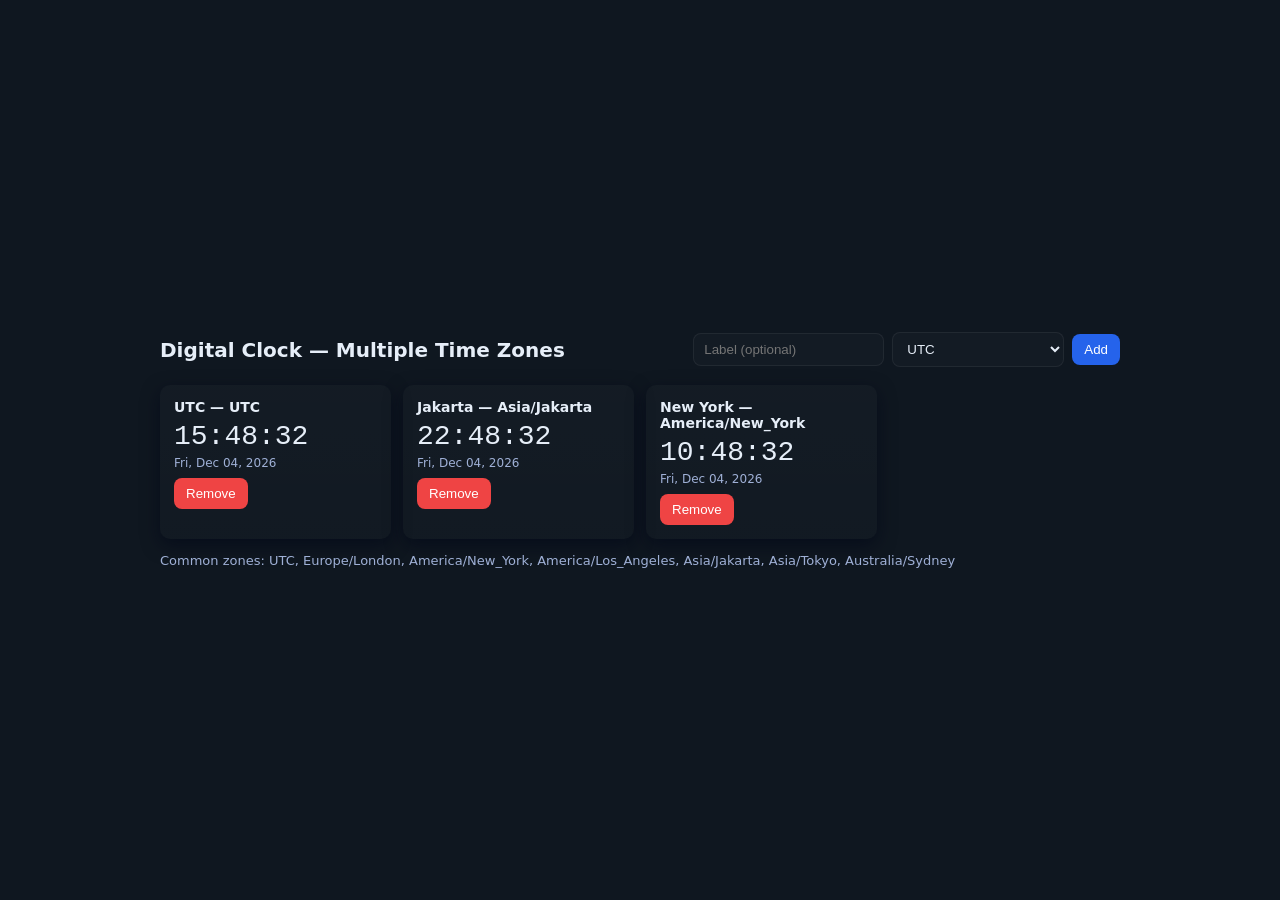
<file: tools/digital-clock.html>
<!doctype html>
<html lang="en">
<head>
  <meta charset="utf-8" />
  <meta name="viewport" content="width=device-width,initial-scale=1" />
  <title>Digital Clock — Leoo Tools</title>
  <style>
    body { font-family: system-ui, -apple-system, 'Segoe UI', Roboto, 'Helvetica Neue', Arial; background:#0f1720; color:#e6eef8; display:flex; align-items:center; justify-content:center; min-height:100vh; margin:0; }
    .app { width:960px; max-width:95%; }
    header { display:flex; justify-content:space-between; align-items:center; margin-bottom:18px; }
    h1 { font-size:20px; margin:0; }
    .controls { display:flex; gap:8px; align-items:center; }
    select,input{ padding:8px 10px; border-radius:8px; border:1px solid rgba(255,255,255,0.06); background:rgba(255,255,255,0.02); color:inherit }
    button { padding:8px 12px; border-radius:8px; border:0; background:#2563eb; color:white; cursor:pointer }
    .clocks { display:grid; grid-template-columns: repeat(auto-fill,minmax(220px,1fr)); gap:12px; }
    .clock { background:linear-gradient(180deg, rgba(255,255,255,0.02), rgba(255,255,255,0.01)); padding:14px; border-radius:10px; box-shadow: 0 6px 18px rgba(2,6,23,0.6); }
    .tz { font-weight:600; font-size:14px }
    .time { font-family: 'Courier New', monospace; font-size:28px; margin-top:6px }
    .date { font-size:12px; color: #9fb0d6; margin-top:4px }
    .remove { margin-top:8px; background:#ef4444 }
    footer { margin-top:14px; font-size:12px; color:#9fb0d6 }
    .example-list { font-size:13px; color:#9fb0d6 }
  </style>
</head>
<body>
  <div class="app">
    <header>
      <h1>Digital Clock — Multiple Time Zones</h1>
      <div class="controls">
        <input id="label" placeholder="Label (optional)" />
        <select id="tz">
        </select>
        <button id="add">Add</button>
      </div>
    </header>

    <div class="clocks" id="clocks"></div>
    <footer>
      <div class="example-list">Common zones: UTC, Europe/London, America/New_York, America/Los_Angeles, Asia/Jakarta, Asia/Tokyo, Australia/Sydney</div>
    </footer>
  </div>

  <script>
    // Common IANA time zones to populate the dropdown
    const COMMON_ZONES = [
      'UTC', 'Europe/London', 'Europe/Paris', 'Europe/Berlin',
      'America/New_York', 'America/Chicago', 'America/Denver', 'America/Los_Angeles',
      'America/Sao_Paulo', 'America/Mexico_City',
      'Asia/Jakarta', 'Asia/Singapore', 'Asia/Hong_Kong', 'Asia/Shanghai', 'Asia/Tokyo', 'Asia/Seoul',
      'Australia/Sydney', 'Pacific/Auckland'
    ];

    const tzSelect = document.getElementById('tz');
    const labelInput = document.getElementById('label');
    const addBtn = document.getElementById('add');
    const clocksEl = document.getElementById('clocks');

    function populateZones(){
      // add common zones as options
      for(const z of COMMON_ZONES){
        const opt = document.createElement('option'); opt.value = z; opt.textContent = z; tzSelect.appendChild(opt);
      }
      // Also allow user to type the timezone (set select to editable by adding an input alternative?)
      // We keep select for simplicity; users can paste IANA names if not present.
    }

    function loadClocks(){
      try{
        return JSON.parse(localStorage.getItem('leoo_clocks')||'[]');
      }catch(e){ return []; }
    }
    function saveClocks(list){ localStorage.setItem('leoo_clocks', JSON.stringify(list)); }

    function removeClock(idx){
      const list = loadClocks(); list.splice(idx,1); saveClocks(list); renderClocks();
    }

    function addClock(tz, label){
      const list = loadClocks(); list.push({tz,label}); saveClocks(list); renderClocks();
    }

    function formatTimeForTimezone(date, tz){
      try{
        const opts = { hour:'2-digit', minute:'2-digit', second:'2-digit', hour12:false, timeZone:tz };
        const time = new Intl.DateTimeFormat(undefined, opts).format(date);
        const dateOpts = { weekday:'short', year:'numeric', month:'short', day:'2-digit', timeZone:tz };
        const d = new Intl.DateTimeFormat(undefined, dateOpts).format(date);
        return {time,d};
      }catch(e){ return {time:'Invalid TZ', d:''}; }
    }

    function renderClocks(){
      const list = loadClocks();
      clocksEl.innerHTML = '';
      list.forEach((c, i) => {
        const box = document.createElement('div'); box.className='clock';
        const tz = document.createElement('div'); tz.className='tz'; tz.textContent = c.label ? `${c.label} — ${c.tz}` : c.tz;
        const time = document.createElement('div'); time.className='time'; time.id = `time-${i}`;
        const date = document.createElement('div'); date.className='date'; date.id = `date-${i}`;
        const rem = document.createElement('button'); rem.className='remove'; rem.textContent='Remove'; rem.onclick = ()=> removeClock(i);
        box.appendChild(tz); box.appendChild(time); box.appendChild(date); box.appendChild(rem);
        clocksEl.appendChild(box);
      });
      // update immediately once
      updateTimes();
    }

    function updateTimes(){
      const list = loadClocks();
      const now = new Date();
      list.forEach((c,i)=>{
        const {time,d} = formatTimeForTimezone(now, c.tz);
        const timeEl = document.getElementById(`time-${i}`);
        const dateEl = document.getElementById(`date-${i}`);
        if(timeEl) timeEl.textContent = time;
        if(dateEl) dateEl.textContent = d;
      });
    }

    addBtn.addEventListener('click', ()=>{
      const tz = tzSelect.value.trim();
      const label = labelInput.value.trim();
      if(!tz){ alert('Pilih timezone atau masukkan IANA timezone yang valid.'); return; }
      addClock(tz, label);
      labelInput.value='';
    });

    // allow Enter key on label to add
    labelInput.addEventListener('keydown', (e)=>{ if(e.key==='Enter'){ addBtn.click(); } });

    // init
    populateZones();
    // if no clocks saved, add a few defaults
    if(loadClocks().length===0){
      addClock('UTC','UTC');
      addClock('Asia/Jakarta','Jakarta');
      addClock('America/New_York','New York');
    }
    renderClocks();

    // update every 1s
    setInterval(updateTimes, 1000);

  </script>
</body>
</html>
</file>
